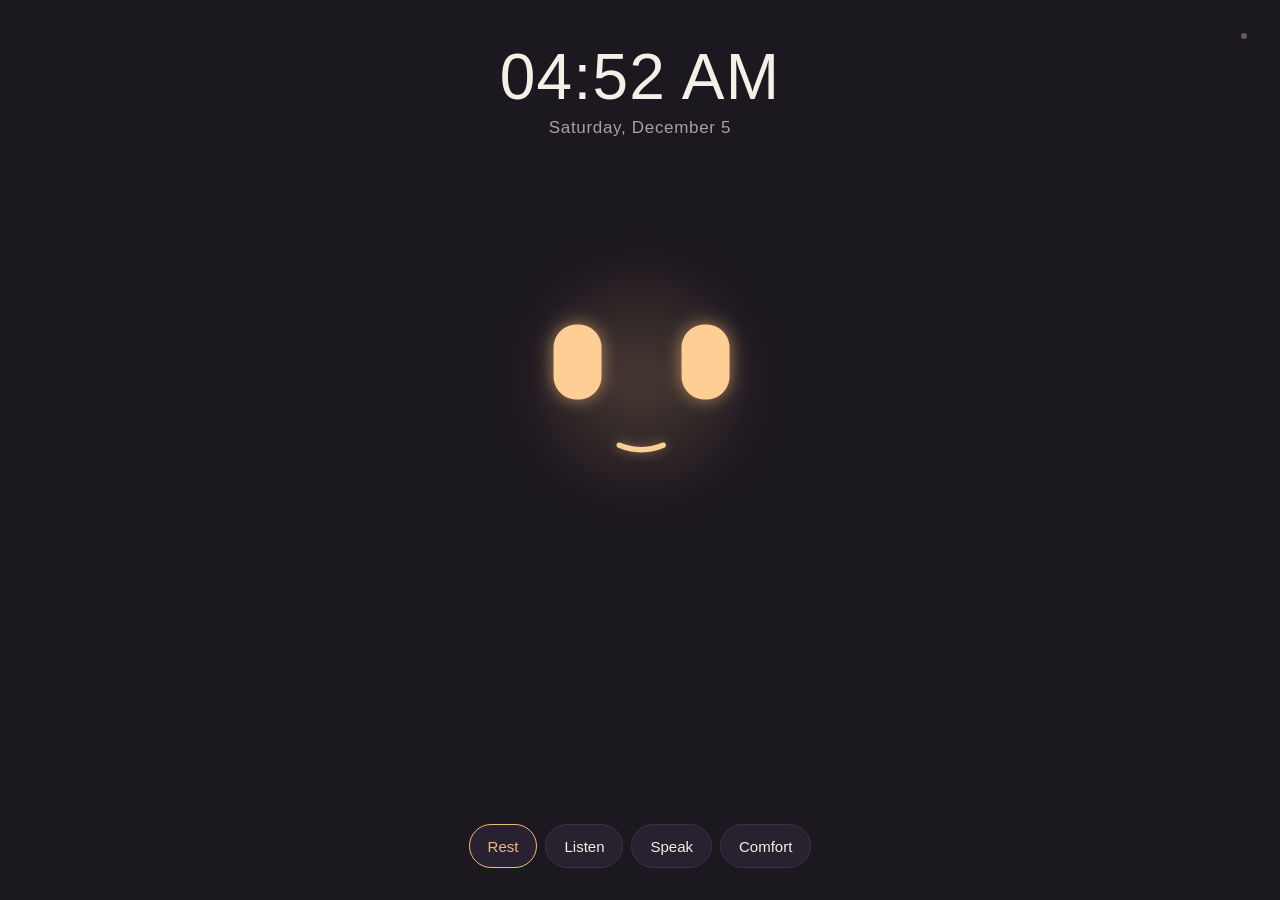
<file: companion-face.html>
<!DOCTYPE html>
<html lang="en">
<head>
<meta charset="UTF-8">
<meta name="viewport" content="width=device-width, initial-scale=1.0, maximum-scale=1.0, user-scalable=no">
<meta name="theme-color" content="#1C1820">
<title>Companion</title>
<style>
  :root{
    --bg:#1C1820;         /* warm charcoal-plum, bedside dark */
    --bg-raise:#272130;
    --glow:#F2B879;       /* lamplight amber */
    --glow-deep:#E09A55;
    --ink:#F5EFE6;        /* warm cream */
    --ink-dim:#A99FA8;
    --calm:#A8C4B2;       /* sage — listening */
    --unit:8px;
  }
  *{margin:0;padding:0;box-sizing:border-box;-webkit-tap-highlight-color:transparent}
  html,body{height:100%;overflow:hidden}
  body{
    background:var(--bg);
    color:var(--ink);
    font-family:-apple-system,"SF Pro Text","Segoe UI",Roboto,sans-serif;
    display:flex;flex-direction:column;align-items:center;
    user-select:none;-webkit-user-select:none;
  }

  /* ---------- clock ---------- */
  header{
    padding:calc(var(--unit)*5) 0 0;
    text-align:center;cursor:pointer;
  }
  #time{
    font-size:clamp(40px,11vw,64px);
    font-weight:300;letter-spacing:.02em;
    font-variant-numeric:tabular-nums;
    color:var(--ink);
  }
  #date{
    font-size:17px;color:var(--ink-dim);
    margin-top:calc(var(--unit)*0.5);letter-spacing:.04em;
  }

  /* ---------- face ---------- */
  main{
    flex:1;display:flex;flex-direction:column;
    align-items:center;justify-content:center;
    width:100%;min-height:0;
  }
  #face{display:block;width:min(88vw,420px);height:auto;}

  /* listening dots */
  #listenDots{
    display:flex;gap:10px;height:20px;align-items:center;
    opacity:0;transition:opacity .4s ease;
  }
  #listenDots.on{opacity:1}
  #listenDots span{
    width:8px;height:8px;border-radius:50%;
    background:var(--calm);
    animation:dotPulse 1.4s ease-in-out infinite;
  }
  #listenDots span:nth-child(2){animation-delay:.2s}
  #listenDots span:nth-child(3){animation-delay:.4s}
  @keyframes dotPulse{
    0%,100%{transform:scale(1);opacity:.45}
    50%{transform:scale(1.5);opacity:1}
  }

  /* ---------- caption ---------- */
  #captionWrap{
    min-height:120px;width:min(88vw,460px);
    text-align:center;padding:0 calc(var(--unit)*2);
    display:flex;flex-direction:column;align-items:center;gap:calc(var(--unit)*1.5);
  }
  #stateLabel{
    font-size:13px;letter-spacing:.18em;text-transform:uppercase;
    color:var(--calm);min-height:16px;
    opacity:0;transition:opacity .4s ease;
  }
  #stateLabel.on{opacity:1}
  #caption{
    font-size:clamp(19px,5.2vw,24px);
    line-height:1.45;font-weight:400;color:var(--ink);
    min-height:2.9em;
  }
  #statusChip{
    display:inline-flex;align-items:center;gap:8px;
    font-size:15px;color:var(--ink-dim);
    background:var(--bg-raise);
    border:1px solid #3A3242;
    padding:8px 16px;border-radius:999px;
    opacity:0;transform:translateY(6px);
    transition:opacity .5s ease,transform .5s ease;
  }
  #statusChip.on{opacity:1;transform:none}
  #statusChip .tick{
    width:18px;height:18px;border-radius:50%;
    background:var(--calm);color:var(--bg);
    display:inline-flex;align-items:center;justify-content:center;
    font-size:12px;font-weight:700;
  }

  /* ---------- controls ---------- */
  footer{
    width:100%;display:flex;justify-content:center;gap:calc(var(--unit)*1);
    padding:calc(var(--unit)*2) calc(var(--unit)*2) calc(var(--unit)*4);
    transition:opacity .35s ease,transform .35s ease;
  }
  footer.hidden{opacity:0;transform:translateY(12px);pointer-events:none}
  footer button{
    font:inherit;font-size:15px;font-weight:500;
    color:var(--ink);background:var(--bg-raise);
    border:1px solid #3A3242;border-radius:999px;
    min-height:44px;padding:0 18px;cursor:pointer;
    transition:border-color .2s ease,color .2s ease;
  }
  footer button:focus-visible{outline:2px solid var(--glow);outline-offset:2px}
  footer button.active{border-color:var(--glow);color:var(--glow)}

  #chromeToggle{
    position:fixed;top:14px;right:14px;
    width:44px;height:44px;border-radius:50%;
    background:transparent;border:none;cursor:pointer;
    display:flex;align-items:center;justify-content:center;
  }
  #chromeToggle::after{
    content:"";width:6px;height:6px;border-radius:50%;
    background:var(--ink-dim);opacity:.5;
  }
  #chromeToggle:focus-visible{outline:2px solid var(--glow);outline-offset:2px;border-radius:50%}

  @media (prefers-reduced-motion:reduce){
    #listenDots span{animation:none;opacity:.8}
    #statusChip{transition:opacity .3s ease}
  }
</style>
</head>
<body>

<header id="clock" title="Tap for fullscreen">
  <div id="time">–:–</div>
  <div id="date"></div>
</header>

<main>
  <canvas id="face" width="840" height="640" aria-label="Companion face"></canvas>
  <div id="listenDots" aria-hidden="true"><span></span><span></span><span></span></div>
</main>

<div id="captionWrap">
  <div id="stateLabel"></div>
  <div id="caption" aria-live="polite"></div>
  <div id="statusChip"><span class="tick">✓</span><span id="statusText"></span></div>
</div>

<footer id="controls">
  <button data-state="rest">Rest</button>
  <button data-state="listen">Listen</button>
  <button data-state="speak">Speak</button>
  <button data-state="comfort">Comfort</button>
</footer>

<button id="chromeToggle" aria-label="Hide controls"></button>

<script>
(function(){
  "use strict";

  /* ---------------- config ---------------- */
  const params = new URLSearchParams(location.search);
  const NAME = params.get("name") || "Margaret";
  const CONTACT = params.get("contact") || "Sarah";

  const SPEAK_LINES = [
    `Good evening, ${NAME}. Did your daughter visit in the end?`,
    `Your morning readings are in. Would you like to hear them?`,
    `It's nearly time for your evening tablets. I'll remind you at eight.`
  ];
  const COMFORT_LINE =
    `I'm right here with you, ${NAME}. You're not alone. ` +
    `I've let ${CONTACT} know you'd like some company. ` +
    `Shall we keep talking?`;

  const reducedMotion = matchMedia("(prefers-reduced-motion: reduce)").matches;

  /* ---------------- clock ---------------- */
  const timeEl = document.getElementById("time");
  const dateEl = document.getElementById("date");
  function tickClock(){
    const d = new Date();
    timeEl.textContent = d.toLocaleTimeString([], {hour:"2-digit", minute:"2-digit"});
    dateEl.textContent = d.toLocaleDateString([], {weekday:"long", day:"numeric", month:"long"});
  }
  tickClock(); setInterval(tickClock, 10000);

  /* ---------------- state machine ---------------- */
  const captionEl   = document.getElementById("caption");
  const stateLabel  = document.getElementById("stateLabel");
  const listenDots  = document.getElementById("listenDots");
  const statusChip  = document.getElementById("statusChip");
  const statusText  = document.getElementById("statusText");
  const controls    = document.getElementById("controls");

  let state = "rest";
  let speakIndex = 0;
  let typeTimer = null;
  let speaking = false;          // mouth animating
  let speakingUntil = 0;

  function clearCaption(){
    clearTimeout(typeTimer);
    captionEl.textContent = "";
  }

  function typeLine(text, cps, done){
    clearCaption();
    let i = 0;
    const step = () => {
      captionEl.textContent = text.slice(0, ++i);
      if(i < text.length){
        typeTimer = setTimeout(step, 1000/cps);
      } else if(done){ done(); }
    };
    step();
  }

  function setState(next){
    state = next;
    speaking = false;
    clearCaption();
    stateLabel.classList.remove("on");
    listenDots.classList.remove("on");
    statusChip.classList.remove("on");

    document.querySelectorAll("footer button").forEach(b =>
      b.classList.toggle("active", b.dataset.state === next));

    if(next === "listen"){
      stateLabel.textContent = "Listening";
      stateLabel.style.color = "var(--calm)";
      stateLabel.classList.add("on");
      listenDots.classList.add("on");
    }

    if(next === "speak"){
      const line = SPEAK_LINES[speakIndex % SPEAK_LINES.length];
      speakIndex++;
      speaking = true;
      speakingUntil = performance.now() + line.length * 55 + 600;
      typeLine(line, 18, () => { /* mouth settles when speakingUntil passes */ });
    }

    if(next === "comfort"){
      stateLabel.textContent = "I'm with you";
      stateLabel.style.color = "var(--glow)";
      stateLabel.classList.add("on");
      speaking = true;
      speakingUntil = performance.now() + COMFORT_LINE.length * 62 + 600;
      typeLine(COMFORT_LINE, 15, () => {
        const t = new Date().toLocaleTimeString([], {hour:"2-digit", minute:"2-digit"});
        statusText.textContent = `${CONTACT} notified · ${t}`;
        statusChip.classList.add("on");
      });
    }
  }

  controls.addEventListener("click", e => {
    const btn = e.target.closest("button[data-state]");
    if(btn) setState(btn.dataset.state);
  });

  addEventListener("keydown", e => {
    const map = {"1":"rest","2":"listen","3":"speak","4":"comfort"};
    if(map[e.key]) setState(map[e.key]);
    if(e.key === "h") toggleChrome();
  });

  /* chrome hide/show for stage */
  const chromeToggle = document.getElementById("chromeToggle");
  function toggleChrome(){
    controls.classList.toggle("hidden");
  }
  chromeToggle.addEventListener("click", toggleChrome);

  /* fullscreen + wake lock on clock tap */
  document.getElementById("clock").addEventListener("click", async () => {
    try{
      if(!document.fullscreenElement) await document.documentElement.requestFullscreen();
      else await document.exitFullscreen();
    }catch(_){}
    try{ await navigator.wakeLock.request("screen"); }catch(_){}
  });

  /* ---------------- face rendering ---------------- */
  const canvas = document.getElementById("face");
  const ctx = canvas.getContext("2d");
  const W = 840, H = 640;                 // logical size
  function fitCanvas(){
    const dpr = Math.min(devicePixelRatio || 1, 2);
    canvas.width  = W * dpr;
    canvas.height = H * dpr;
    ctx.setTransform(dpr, 0, 0, dpr, 0, 0);
  }
  fitCanvas();
  addEventListener("resize", fitCanvas);

  /* face parameters: current values eased toward per-state targets */
  const cur = { eyeH:150, tilt:0, smile:18, mouthOpen:0, glowA:0.55, gazeAmt:1, hueCalm:0 };

  function targets(){
    switch(state){
      case "listen":  return { eyeH:170, tilt:0,     smile:14, glowA:0.62, gazeAmt:0.3, hueCalm:1 };
      case "speak":   return { eyeH:150, tilt:0,     smile:20, glowA:0.68, gazeAmt:0.4, hueCalm:0 };
      case "comfort": return { eyeH:160, tilt:0.14,  smile:4,  glowA:0.72, gazeAmt:0.1, hueCalm:0 };
      default:        return { eyeH:150, tilt:0,     smile:18, glowA:0.55, gazeAmt:1,   hueCalm:0 };
    }
  }

  /* blinking */
  let lid = 0;                  // 0 open, 1 closed
  let blinkAt = performance.now() + 2500;
  let blinkPhase = -1;          // -1 idle, else timestamp blink started
  const BLINK_MS = 220;

  function updateBlink(now){
    if(blinkPhase < 0 && now >= blinkAt){
      blinkPhase = now;
    }
    if(blinkPhase >= 0){
      const t = (now - blinkPhase) / BLINK_MS;
      if(t >= 1){
        blinkPhase = -1;
        lid = 0;
        blinkAt = now + 2500 + Math.random()*3500;
      } else {
        lid = Math.sin(Math.PI * t);   // close then open
      }
    }
  }

  /* synthetic speech cadence for the mouth */
  function mouthAmp(now){
    if(!speaking) return 0;
    if(now > speakingUntil){ speaking = false; return 0; }
    const t = now / 1000;
    const a = 0.55 + 0.45 * Math.sin(t*11.3) * Math.sin(t*5.1 + 1.2);
    const pause = (Math.sin(t*1.6) > 0.85) ? 0.15 : 1;   // occasional beat pauses
    return Math.max(0, a * pause);
  }

  const ease = (c, t, k) => c + (t - c) * k;

  function draw(now){
    updateBlink(now);
    const tgt = targets();
    const k = reducedMotion ? 0.2 : 0.06;
    for(const key of ["eyeH","tilt","smile","glowA","gazeAmt","hueCalm"]){
      cur[key] = ease(cur[key], tgt[key], k);
    }
    cur.mouthOpen = ease(cur.mouthOpen, mouthAmp(now), 0.35);

    ctx.clearRect(0, 0, W, H);
    const cx = W/2, cy = H/2 - 20;

    /* breathing lamplight halo — the signature */
    const breathe = reducedMotion ? 0
      : Math.sin(now/1000 * (state === "comfort" ? 0.45 : 0.7)) * 0.5 + 0.5;
    const glowR = 300 + breathe * 26;
    const g = ctx.createRadialGradient(cx, cy, 40, cx, cy, glowR);
    const glowCol = cur.hueCalm > 0.5 ? "168,196,178" : "242,184,121";
    g.addColorStop(0, `rgba(${glowCol},${(cur.glowA*0.32).toFixed(3)})`);
    g.addColorStop(0.55, `rgba(${glowCol},${(cur.glowA*0.10).toFixed(3)})`);
    g.addColorStop(1, "rgba(0,0,0,0)");
    ctx.fillStyle = g;
    ctx.fillRect(0, 0, W, H);

    /* gaze drift (idle life) */
    const gx = reducedMotion ? 0 : Math.sin(now/4200) * 10 * cur.gazeAmt;
    const gy = reducedMotion ? 0 : Math.sin(now/6100 + 2) * 5 * cur.gazeAmt;

    /* eyes */
    const eyeW = 96;
    const eyeH = cur.eyeH * (1 - lid * 0.92);
    const sep  = 128;
    const eyeY = cy - 40 + gy;
    ctx.save();
    ctx.shadowColor = `rgba(${glowCol},0.65)`;
    ctx.shadowBlur = 34;
    ctx.fillStyle = "#FFCE94";
    for(const side of [-1, 1]){
      ctx.save();
      ctx.translate(cx + side*sep + gx, eyeY);
      /* inner corners lift when concerned: left eye -tilt, right eye +tilt */
      ctx.rotate(side * cur.tilt);
      const r = Math.min(eyeW, eyeH) * 0.48;
      roundRect(ctx, -eyeW/2, -eyeH/2, eyeW, eyeH, r);
      ctx.fill();
      ctx.restore();
    }
    ctx.restore();

    /* mouth */
    const mY = cy + 128 + gy*0.6;
    const mW = 88;
    ctx.save();
    ctx.translate(cx + gx*0.8, mY);
    ctx.strokeStyle = "#FFCE94";
    ctx.lineWidth = 11;
    ctx.lineCap = "round";
    ctx.shadowColor = `rgba(${glowCol},0.5)`;
    ctx.shadowBlur = 22;
    const open = cur.mouthOpen;
    if(open > 0.06){
      /* speaking: soft ellipse whose height follows cadence */
      const h = 10 + open * 34;
      ctx.beginPath();
      ctx.ellipse(0, 0, mW*0.42, h, 0, 0, Math.PI*2);
      ctx.stroke();
    } else {
      /* resting smile / flat concern */
      ctx.beginPath();
      ctx.moveTo(-mW/2, 0);
      ctx.quadraticCurveTo(0, cur.smile, mW/2, 0);
      ctx.stroke();
    }
    ctx.restore();

    requestAnimationFrame(draw);
  }

  function roundRect(c, x, y, w, h, r){
    r = Math.min(r, w/2, h/2);
    c.beginPath();
    c.moveTo(x+r, y);
    c.arcTo(x+w, y,   x+w, y+h, r);
    c.arcTo(x+w, y+h, x,   y+h, r);
    c.arcTo(x,   y+h, x,   y,   r);
    c.arcTo(x,   y,   x+w, y,   r);
    c.closePath();
  }

  setState("rest");
  requestAnimationFrame(draw);
})();
</script>
</body>
</html>
</file>
